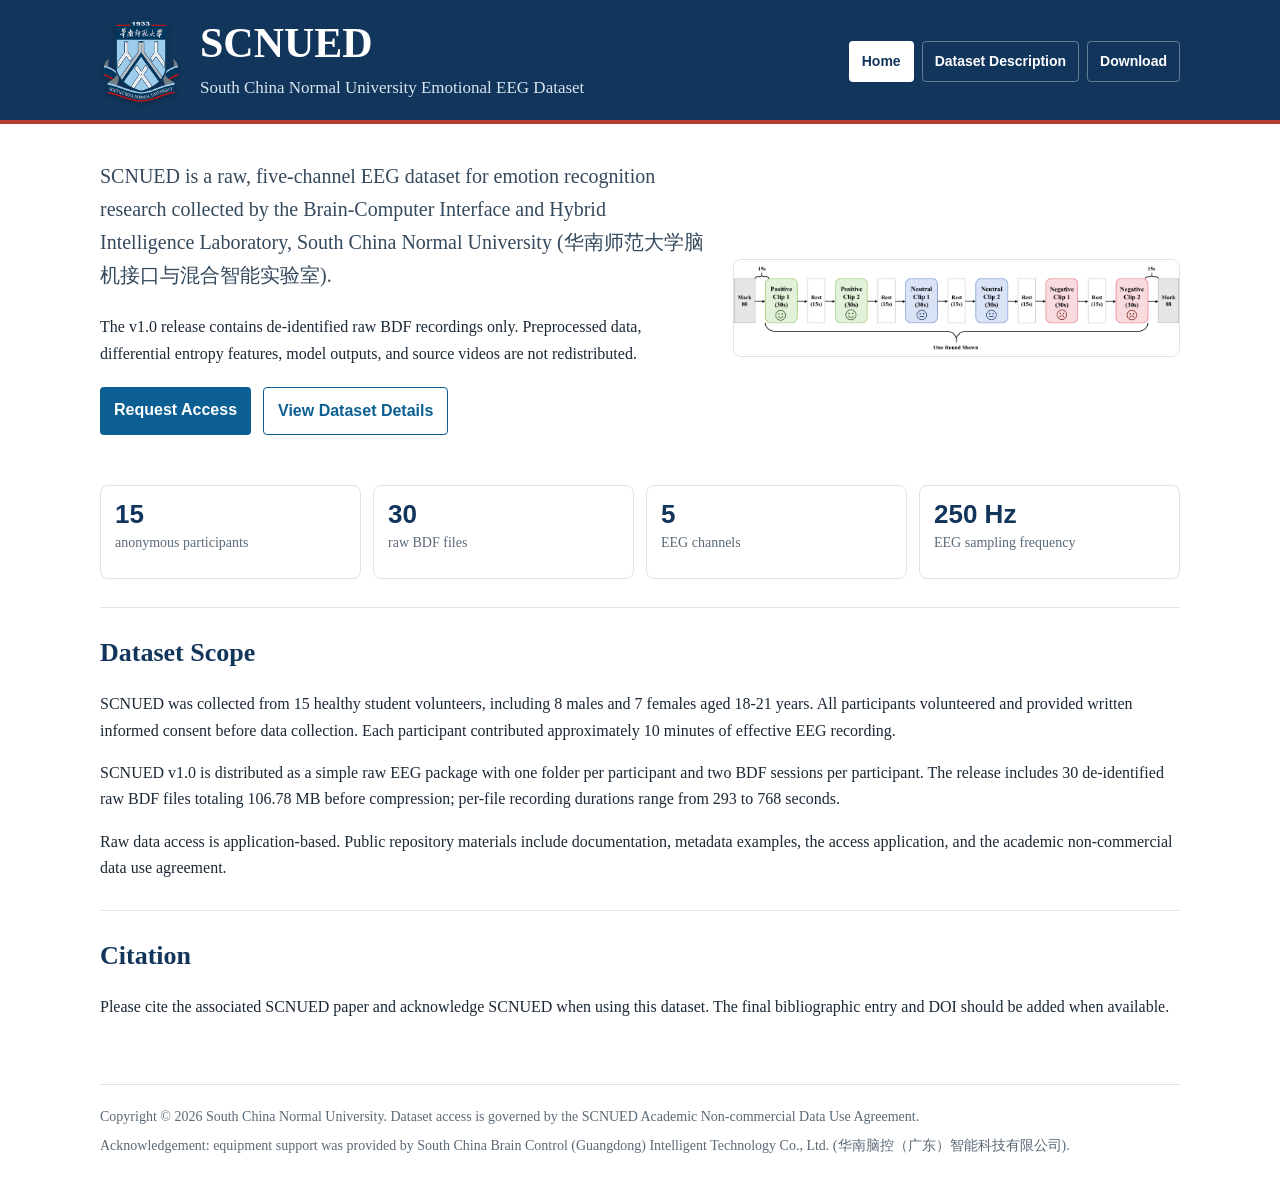
<file: index.html>
<!DOCTYPE html>
        <html lang="en">
        <head>
          <meta charset="utf-8">
          <meta name="viewport" content="width=device-width, initial-scale=1">
          <meta name="title" content="SCNUED: Emotional EEG Dataset">
          <meta name="keywords" content="SCNUED, EEG, emotion recognition, dataset, BDF, South China Normal University">
          <meta name="author" content="Brain-Computer Interface and Hybrid Intelligence Laboratory, South China Normal University">
          <meta name="description" content="SCNUED is a five-channel raw EEG emotion dataset from South China Normal University.">
          <link rel="stylesheet" href="css/style.css">
          <title>SCNUED: Emotional EEG Dataset</title>
        </head>
        <body>
          <header>
            <div class="wrap topbar">
              <div class="brand">
                <img class="school-logo" src="img/scnu-logo.png" alt="South China Normal University logo">
                <div>
                  <h1>SCNUED</h1>
                  <p class="subtitle">South China Normal University Emotional EEG Dataset</p>
                </div>
              </div>

      <nav aria-label="Main navigation">
        <a class="active" href="index.html">Home</a>
        <a class="" href="description.html">Dataset Description</a>
        <a class="" href="download.html">Download</a>
      </nav>

            </div>
          </header>
          <main class="wrap">

      <div class="hero">
        <div>
          <p class="lede">SCNUED is a raw, five-channel EEG dataset for emotion recognition research collected by the Brain-Computer Interface and Hybrid Intelligence Laboratory, South China Normal University (华南师范大学脑机接口与混合智能实验室).</p>
          <p>The v1.0 release contains de-identified raw BDF recordings only. Preprocessed data, differential entropy features, model outputs, and source videos are not redistributed.</p>
          <div class="button-row">
            <a class="button" href="download.html">Request Access</a>
            <a class="button secondary" href="description.html">View Dataset Details</a>
          </div>
        </div>
        <img class="figure protocol-image" src="img/data_acquisition_flow.png" alt="SCNUED data acquisition flowchart">
      </div>
      <div class="stats" aria-label="Dataset statistics">
        <div class="stat"><strong>15</strong><span>anonymous participants</span></div>
        <div class="stat"><strong>30</strong><span>raw BDF files</span></div>
        <div class="stat"><strong>5</strong><span>EEG channels</span></div>
        <div class="stat"><strong>250 Hz</strong><span>EEG sampling frequency</span></div>
      </div>
      <section>
        <h2>Dataset Scope</h2>
        <p>SCNUED was collected from 15 healthy student volunteers, including 8 males and 7 females aged 18-21 years. All participants volunteered and provided written informed consent before data collection. Each participant contributed approximately 10 minutes of effective EEG recording.</p>
        <p>SCNUED v1.0 is distributed as a simple raw EEG package with one folder per participant and two BDF sessions per participant. The release includes 30 de-identified raw BDF files totaling 106.78 MB before compression; per-file recording durations range from 293 to 768 seconds.</p>
        <p>Raw data access is application-based. Public repository materials include documentation, metadata examples, the access application, and the academic non-commercial data use agreement.</p>
      </section>
      <section>
        <h2>Citation</h2>
        <p>Please cite the associated SCNUED paper and acknowledge SCNUED when using this dataset. The final bibliographic entry and DOI should be added when available.</p>
      </section>

          </main>
          <footer class="wrap">
            <p>Copyright © 2026 South China Normal University. Dataset access is governed by the SCNUED Academic Non-commercial Data Use Agreement.</p>
            <p>Acknowledgement: equipment support was provided by South China Brain Control (Guangdong) Intelligent Technology Co., Ltd. (华南脑控（广东）智能科技有限公司).</p>
          </footer>
        </body>
        </html>
</file>
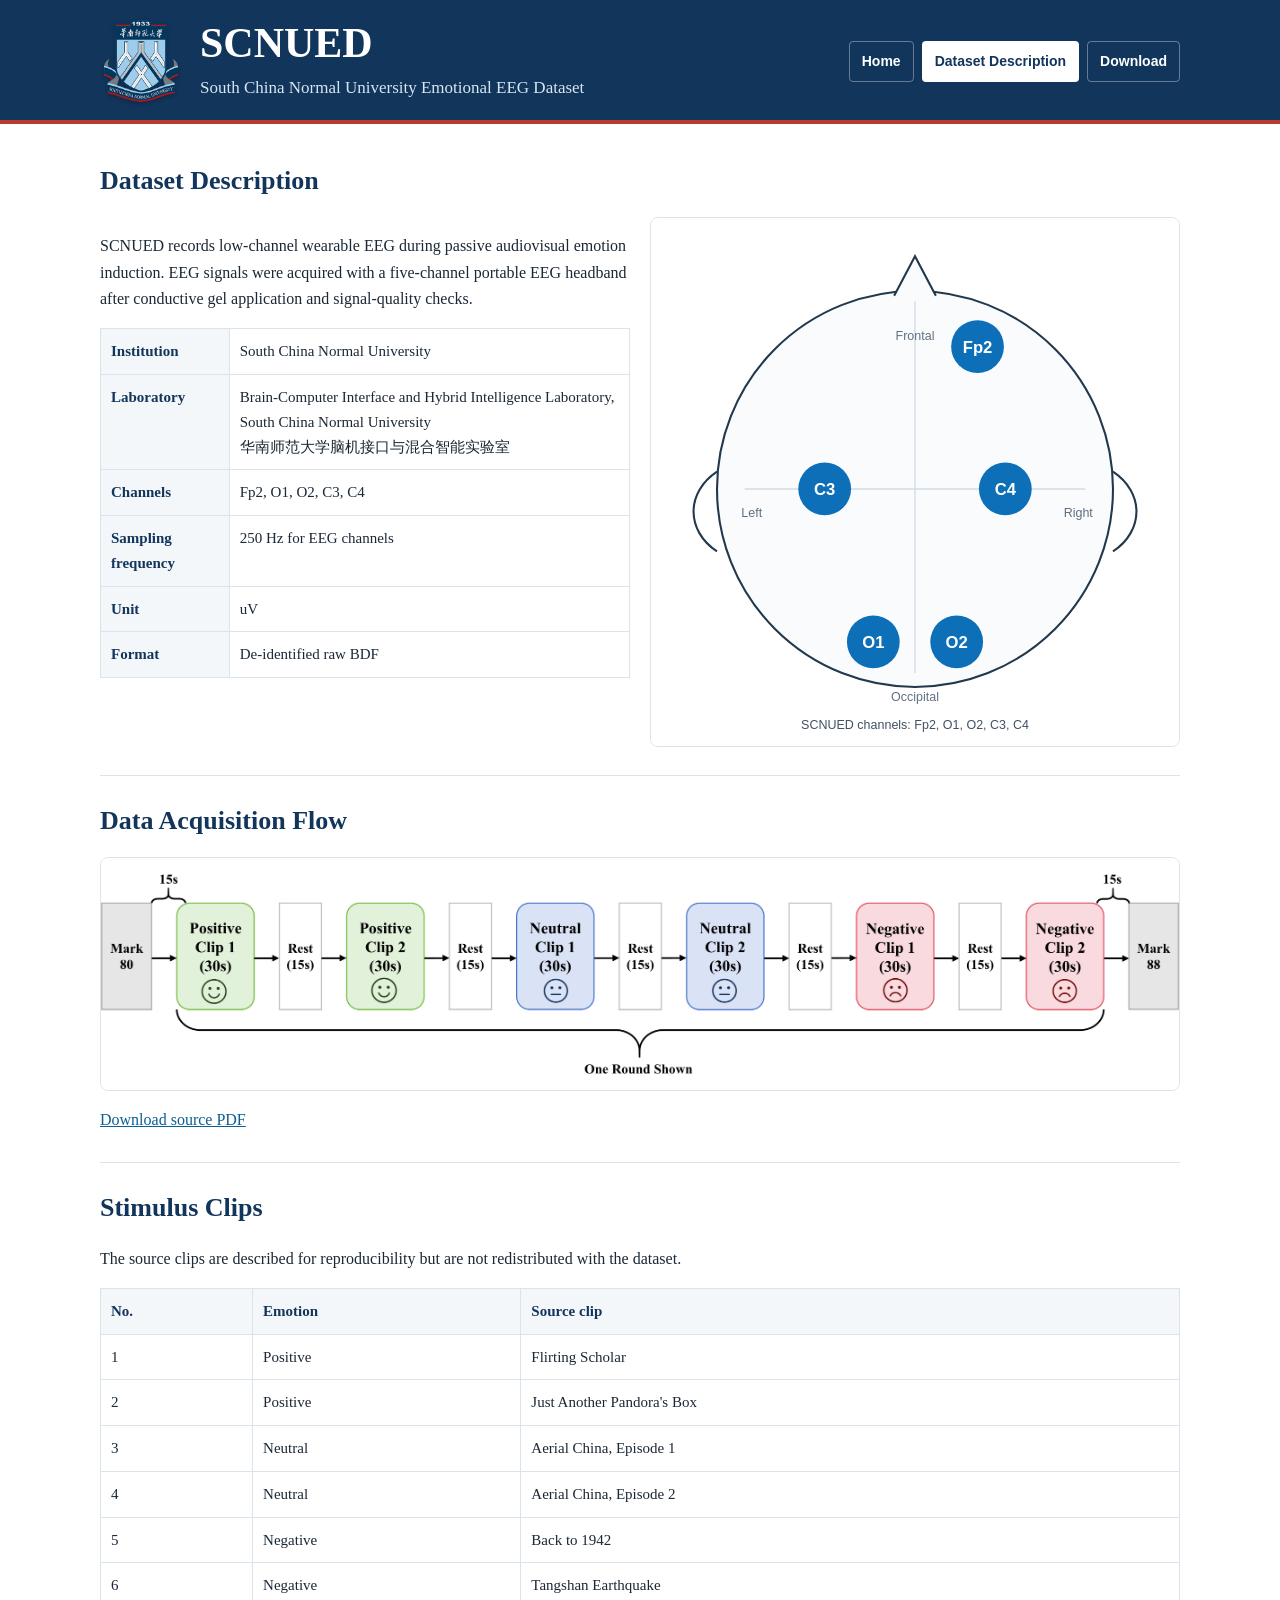
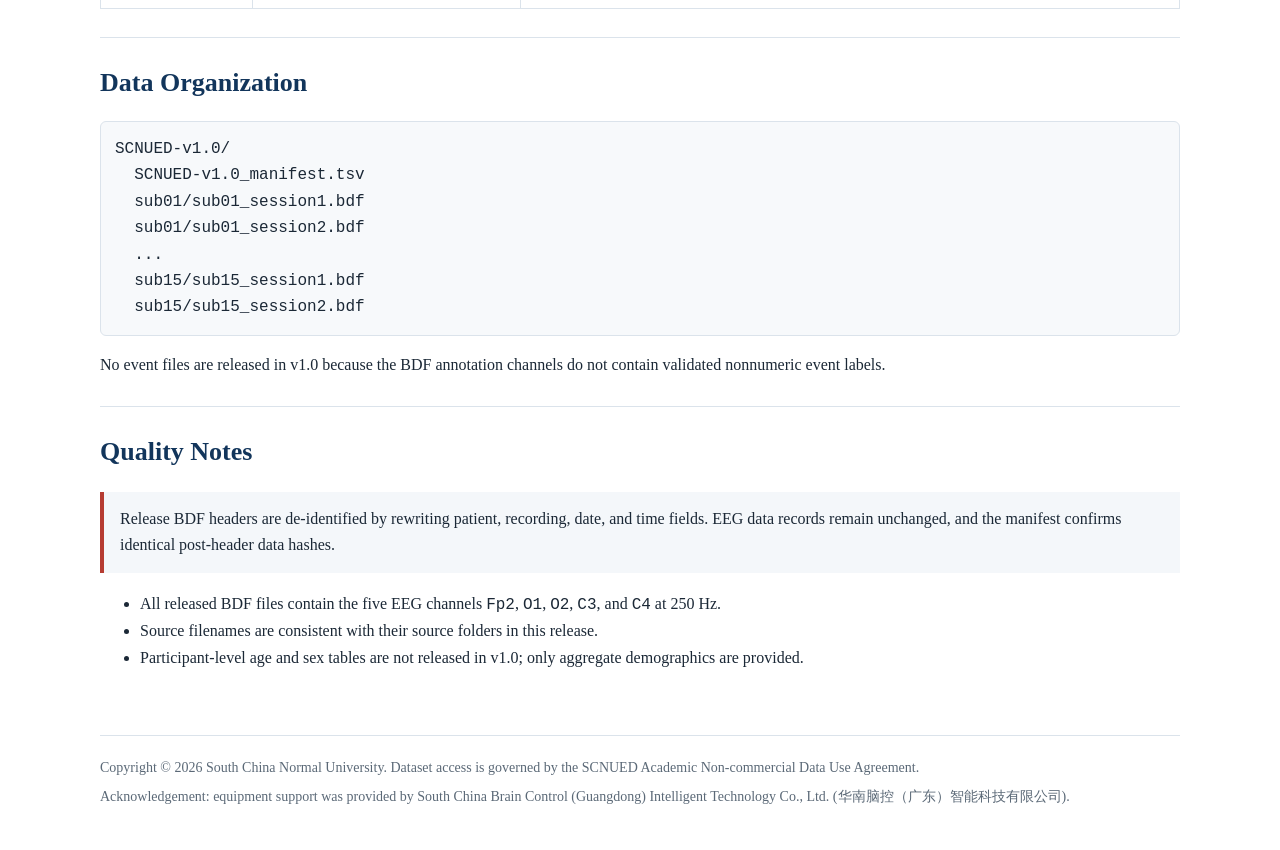
<file: description.html>
<!DOCTYPE html>
        <html lang="en">
        <head>
          <meta charset="utf-8">
          <meta name="viewport" content="width=device-width, initial-scale=1">
          <meta name="title" content="SCNUED Dataset Description">
          <meta name="keywords" content="SCNUED, EEG, emotion recognition, dataset, BDF, South China Normal University">
          <meta name="author" content="Brain-Computer Interface and Hybrid Intelligence Laboratory, South China Normal University">
          <meta name="description" content="SCNUED is a five-channel raw EEG emotion dataset from South China Normal University.">
          <link rel="stylesheet" href="css/style.css">
          <title>SCNUED Dataset Description</title>
        </head>
        <body>
          <header>
            <div class="wrap topbar">
              <div class="brand">
                <img class="school-logo" src="img/scnu-logo.png" alt="South China Normal University logo">
                <div>
                  <h1>SCNUED</h1>
                  <p class="subtitle">South China Normal University Emotional EEG Dataset</p>
                </div>
              </div>

      <nav aria-label="Main navigation">
        <a class="" href="index.html">Home</a>
        <a class="active" href="description.html">Dataset Description</a>
        <a class="" href="download.html">Download</a>
      </nav>

            </div>
          </header>
          <main class="wrap">

      <h2>Dataset Description</h2>
      <div class="grid">
        <div>
          <p>SCNUED records low-channel wearable EEG during passive audiovisual emotion induction. EEG signals were acquired with a five-channel portable EEG headband after conductive gel application and signal-quality checks.</p>
          <table>
            <tr><th>Institution</th><td>South China Normal University</td></tr>
            <tr><th>Laboratory</th><td>Brain-Computer Interface and Hybrid Intelligence Laboratory, South China Normal University<br>华南师范大学脑机接口与混合智能实验室</td></tr>
            <tr><th>Channels</th><td>Fp2, O1, O2, C3, C4</td></tr>
            <tr><th>Sampling frequency</th><td>250 Hz for EEG channels</td></tr>
            <tr><th>Unit</th><td>uV</td></tr>
            <tr><th>Format</th><td>De-identified raw BDF</td></tr>
          </table>
        </div>
        <img class="figure" src="img/electrode_layout.svg" alt="SCNUED five-channel EEG layout">
      </div>
      <section>
        <h2>Data Acquisition Flow</h2>
        <img class="figure protocol-image" src="img/data_acquisition_flow.png" alt="SCNUED data acquisition flowchart">
        <p><a href="img/data_acquisition_flow.pdf" download>Download source PDF</a></p>
      </section>
      <section>
        <h2>Stimulus Clips</h2>
        <p>The source clips are described for reproducibility but are not redistributed with the dataset.</p>
        <table>
          <thead><tr><th>No.</th><th>Emotion</th><th>Source clip</th></tr></thead>
          <tbody><tr><td>1</td><td>Positive</td><td>Flirting Scholar</td></tr>
<tr><td>2</td><td>Positive</td><td>Just Another Pandora&#x27;s Box</td></tr>
<tr><td>3</td><td>Neutral</td><td>Aerial China, Episode 1</td></tr>
<tr><td>4</td><td>Neutral</td><td>Aerial China, Episode 2</td></tr>
<tr><td>5</td><td>Negative</td><td>Back to 1942</td></tr>
<tr><td>6</td><td>Negative</td><td>Tangshan Earthquake</td></tr></tbody>
        </table>
      </section>
      <section>
        <h2>Data Organization</h2>
        <pre><code>SCNUED-v1.0/
  SCNUED-v1.0_manifest.tsv
  sub01/sub01_session1.bdf
  sub01/sub01_session2.bdf
  ...
  sub15/sub15_session1.bdf
  sub15/sub15_session2.bdf</code></pre>
        <p>No event files are released in v1.0 because the BDF annotation channels do not contain validated nonnumeric event labels.</p>
      </section>
      <section>
        <h2>Quality Notes</h2>
        <div class="note">Release BDF headers are de-identified by rewriting patient, recording, date, and time fields. EEG data records remain unchanged, and the manifest confirms identical post-header data hashes.</div>
        <ul>
          <li>All released BDF files contain the five EEG channels <code>Fp2</code>, <code>O1</code>, <code>O2</code>, <code>C3</code>, and <code>C4</code> at 250 Hz.</li>
          <li>Source filenames are consistent with their source folders in this release.</li>
          <li>Participant-level age and sex tables are not released in v1.0; only aggregate demographics are provided.</li>
        </ul>
      </section>

          </main>
          <footer class="wrap">
            <p>Copyright © 2026 South China Normal University. Dataset access is governed by the SCNUED Academic Non-commercial Data Use Agreement.</p>
            <p>Acknowledgement: equipment support was provided by South China Brain Control (Guangdong) Intelligent Technology Co., Ltd. (华南脑控（广东）智能科技有限公司).</p>
          </footer>
        </body>
        </html>
</file>
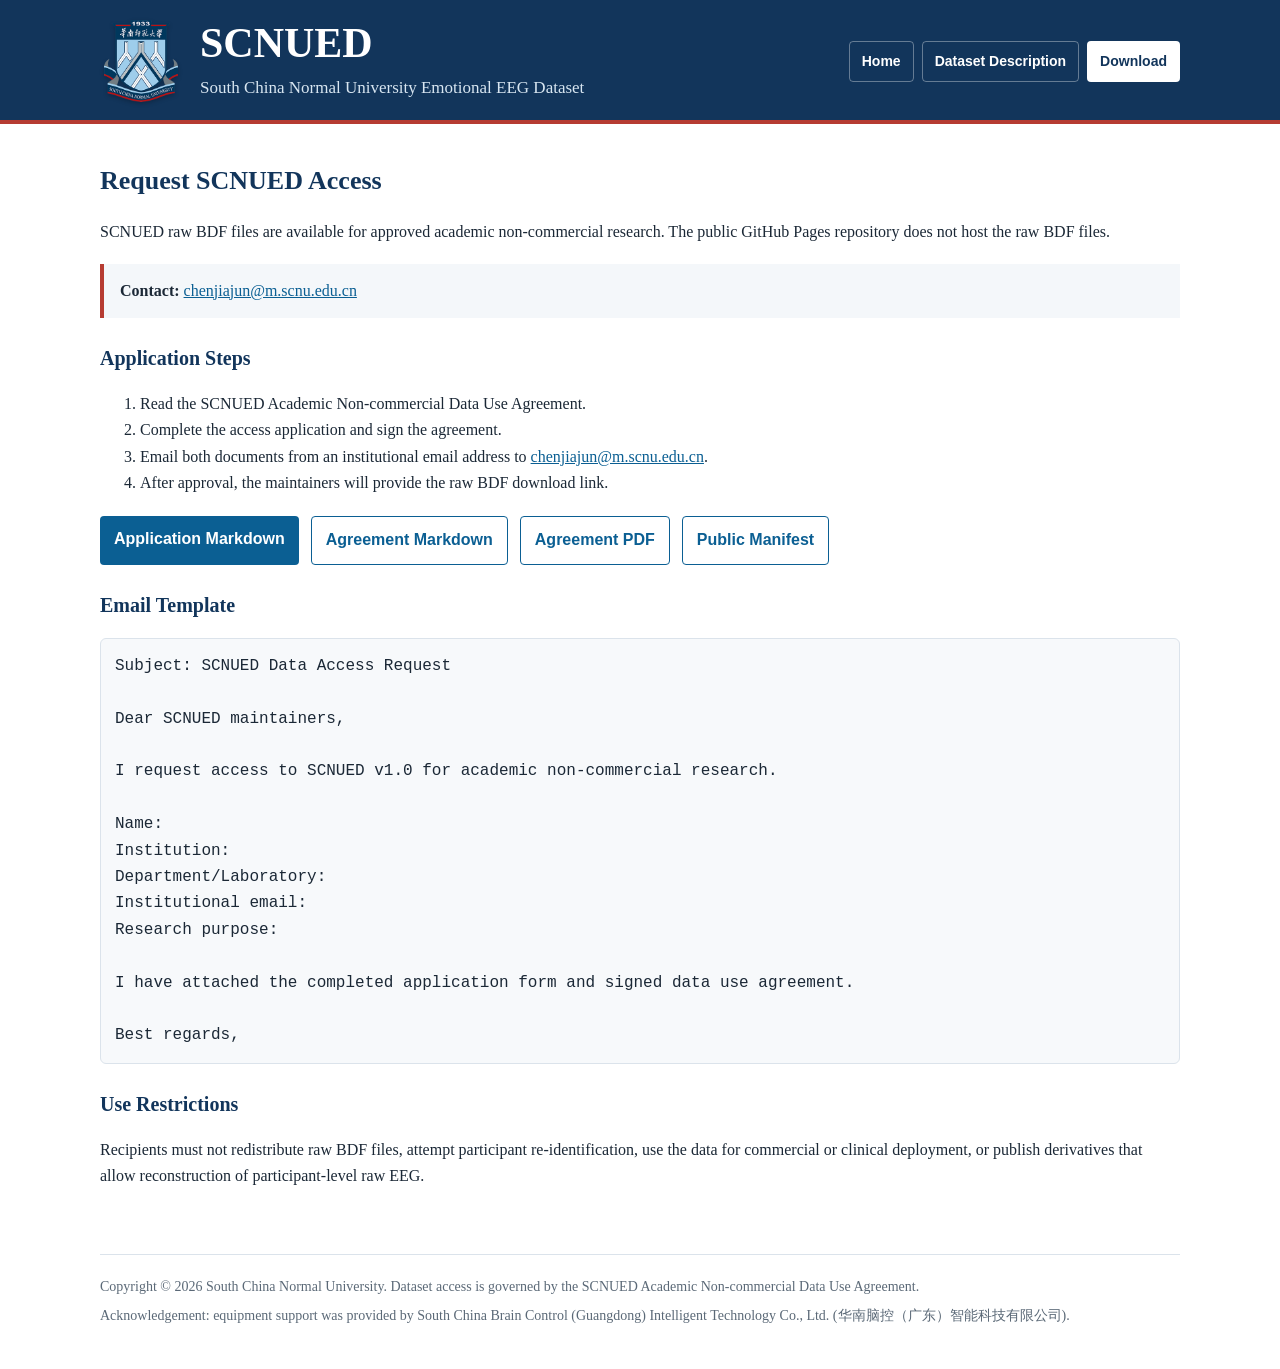
<file: download.html>
<!DOCTYPE html>
        <html lang="en">
        <head>
          <meta charset="utf-8">
          <meta name="viewport" content="width=device-width, initial-scale=1">
          <meta name="title" content="SCNUED Download">
          <meta name="keywords" content="SCNUED, EEG, emotion recognition, dataset, BDF, South China Normal University">
          <meta name="author" content="Brain-Computer Interface and Hybrid Intelligence Laboratory, South China Normal University">
          <meta name="description" content="SCNUED is a five-channel raw EEG emotion dataset from South China Normal University.">
          <link rel="stylesheet" href="css/style.css">
          <title>SCNUED Download</title>
        </head>
        <body>
          <header>
            <div class="wrap topbar">
              <div class="brand">
                <img class="school-logo" src="img/scnu-logo.png" alt="South China Normal University logo">
                <div>
                  <h1>SCNUED</h1>
                  <p class="subtitle">South China Normal University Emotional EEG Dataset</p>
                </div>
              </div>

      <nav aria-label="Main navigation">
        <a class="" href="index.html">Home</a>
        <a class="" href="description.html">Dataset Description</a>
        <a class="active" href="download.html">Download</a>
      </nav>

            </div>
          </header>
          <main class="wrap">

      <h2>Request SCNUED Access</h2>
      <p>SCNUED raw BDF files are available for approved academic non-commercial research. The public GitHub Pages repository does not host the raw BDF files.</p>
      <div class="callout">
        <strong>Contact:</strong> <a href="mailto:chenjiajun@m.scnu.edu.cn">chenjiajun@m.scnu.edu.cn</a>
      </div>
      <h3>Application Steps</h3>
      <ol>
        <li>Read the SCNUED Academic Non-commercial Data Use Agreement.</li>
        <li>Complete the access application and sign the agreement.</li>
        <li>Email both documents from an institutional email address to <a href="mailto:chenjiajun@m.scnu.edu.cn">chenjiajun@m.scnu.edu.cn</a>.</li>
        <li>After approval, the maintainers will provide the raw BDF download link.</li>
      </ol>
      <div class="button-row">
        <a class="button" href="agreement/SCNUED_Data_Access_Application.md" download>Application Markdown</a>
        <a class="button secondary" href="agreement/SCNUED_Academic_Noncommercial_Data_Use_Agreement.md" download>Agreement Markdown</a>
        <a class="button secondary" href="agreement/SCNUED_Academic_Noncommercial_Data_Use_Agreement.pdf" download>Agreement PDF</a>
        <a class="button secondary" href="metadata/SCNUED-v1.0_manifest.tsv" download>Public Manifest</a>
      </div>
      <h3>Email Template</h3>
      <pre><code>Subject: SCNUED Data Access Request

Dear SCNUED maintainers,

I request access to SCNUED v1.0 for academic non-commercial research.

Name:
Institution:
Department/Laboratory:
Institutional email:
Research purpose:

I have attached the completed application form and signed data use agreement.

Best regards,</code></pre>
      <h3>Use Restrictions</h3>
      <p>Recipients must not redistribute raw BDF files, attempt participant re-identification, use the data for commercial or clinical deployment, or publish derivatives that allow reconstruction of participant-level raw EEG.</p>

          </main>
          <footer class="wrap">
            <p>Copyright © 2026 South China Normal University. Dataset access is governed by the SCNUED Academic Non-commercial Data Use Agreement.</p>
            <p>Acknowledgement: equipment support was provided by South China Brain Control (Guangdong) Intelligent Technology Co., Ltd. (华南脑控（广东）智能科技有限公司).</p>
          </footer>
        </body>
        </html>
</file>
<file: css/style.css>
:root {
  color-scheme: light;
  --ink: #1b2836;
  --muted: #5b6977;
  --line: #dbe3eb;
  --brand: #0b5f93;
  --brand-dark: #12355b;
  --accent: #b63c32;
  --band: #f4f7fa;
  --panel: #ffffff;
}

* {
  box-sizing: border-box;
}

body {
  margin: 0;
  font-family: "Times New Roman", Times, serif;
  color: var(--ink);
  background: #fff;
  line-height: 1.65;
}

a {
  color: var(--brand);
}

header {
  background: var(--brand-dark);
  color: #fff;
  border-bottom: 4px solid var(--accent);
}

.wrap {
  width: min(1080px, calc(100% - 40px));
  margin: 0 auto;
}

.topbar {
  display: flex;
  align-items: center;
  justify-content: space-between;
  gap: 24px;
  padding: 20px 0 18px;
}

.brand {
  display: flex;
  align-items: center;
  gap: 18px;
  min-width: 0;
}

.school-logo {
  width: 82px;
  height: 82px;
  object-fit: contain;
  flex: 0 0 auto;
  filter: drop-shadow(0 2px 2px rgba(0,0,0,.22));
}

h1 {
  margin: 0;
  font-size: 42px;
  line-height: 1.1;
  letter-spacing: 0;
}

.subtitle {
  margin: 8px 0 0;
  color: #d8e6f1;
  font-size: 17px;
}

nav {
  display: flex;
  gap: 8px;
  flex-wrap: wrap;
  justify-content: flex-end;
  font-family: Arial, Helvetica, sans-serif;
}

nav a {
  color: #fff;
  text-decoration: none;
  border: 1px solid rgba(255,255,255,.35);
  padding: 8px 12px;
  border-radius: 4px;
  font-weight: 700;
  font-size: 14px;
}

nav a.active {
  background: #fff;
  color: var(--brand-dark);
}

main {
  padding: 36px 0 48px;
}

.hero {
  display: grid;
  grid-template-columns: minmax(0, 1.15fr) minmax(280px, .85fr);
  gap: 28px;
  align-items: center;
  margin-bottom: 30px;
}

.lede {
  font-size: 20px;
  color: #35495d;
  margin: 0 0 22px;
}

.stats {
  display: grid;
  grid-template-columns: repeat(4, minmax(0, 1fr));
  gap: 12px;
  margin: 26px 0;
}

.stat {
  border: 1px solid var(--line);
  background: var(--panel);
  border-radius: 8px;
  padding: 14px;
  min-height: 94px;
}

.stat strong {
  display: block;
  font-size: 26px;
  color: var(--brand-dark);
  line-height: 1.1;
  font-family: Arial, Helvetica, sans-serif;
}

.stat span {
  color: var(--muted);
  font-size: 14px;
}

.figure {
  width: 100%;
  border: 1px solid var(--line);
  border-radius: 8px;
  background: #fff;
}

.protocol-image {
  display: block;
  object-fit: contain;
}

section {
  border-top: 1px solid var(--line);
  padding-top: 24px;
  margin-top: 28px;
}

h2 {
  font-size: 26px;
  margin: 0 0 14px;
  color: var(--brand-dark);
  letter-spacing: 0;
}

h3 {
  font-size: 20px;
  margin: 24px 0 10px;
  color: var(--brand-dark);
}

.grid {
  display: grid;
  grid-template-columns: repeat(2, minmax(0, 1fr));
  gap: 20px;
}

.note,
.callout {
  border-left: 4px solid var(--accent);
  background: var(--band);
  padding: 14px 16px;
  margin: 18px 0;
}

table {
  width: 100%;
  border-collapse: collapse;
  margin: 16px 0;
  font-size: 15px;
}

th,
td {
  border: 1px solid var(--line);
  padding: 10px;
  text-align: left;
  vertical-align: top;
}

th {
  background: var(--band);
  color: var(--brand-dark);
}

code,
pre {
  font-family: Consolas, Monaco, "Courier New", monospace;
}

pre {
  background: #f7f9fb;
  border: 1px solid var(--line);
  padding: 14px;
  overflow-x: auto;
  border-radius: 6px;
}

.button-row {
  display: flex;
  flex-wrap: wrap;
  gap: 12px;
  margin: 20px 0;
}

.button {
  display: inline-block;
  padding: 10px 14px;
  border-radius: 4px;
  background: var(--brand);
  color: #fff;
  text-decoration: none;
  font-weight: 700;
  font-family: Arial, Helvetica, sans-serif;
}

.button.secondary {
  background: #fff;
  color: var(--brand);
  border: 1px solid var(--brand);
}

footer {
  border-top: 1px solid var(--line);
  color: var(--muted);
  padding: 20px 0 36px;
  font-size: 14px;
}

footer p {
  margin: 0 0 6px;
}

@media (max-width: 820px) {
  .topbar,
  .hero,
  .grid {
    grid-template-columns: 1fr;
    display: block;
  }

  nav {
    justify-content: flex-start;
    margin-top: 18px;
  }

  h1 {
    font-size: 34px;
  }

  .brand {
    align-items: flex-start;
  }

  .school-logo {
    width: 68px;
    height: 68px;
  }

  .stats {
    grid-template-columns: repeat(2, minmax(0, 1fr));
  }
}
</file>
